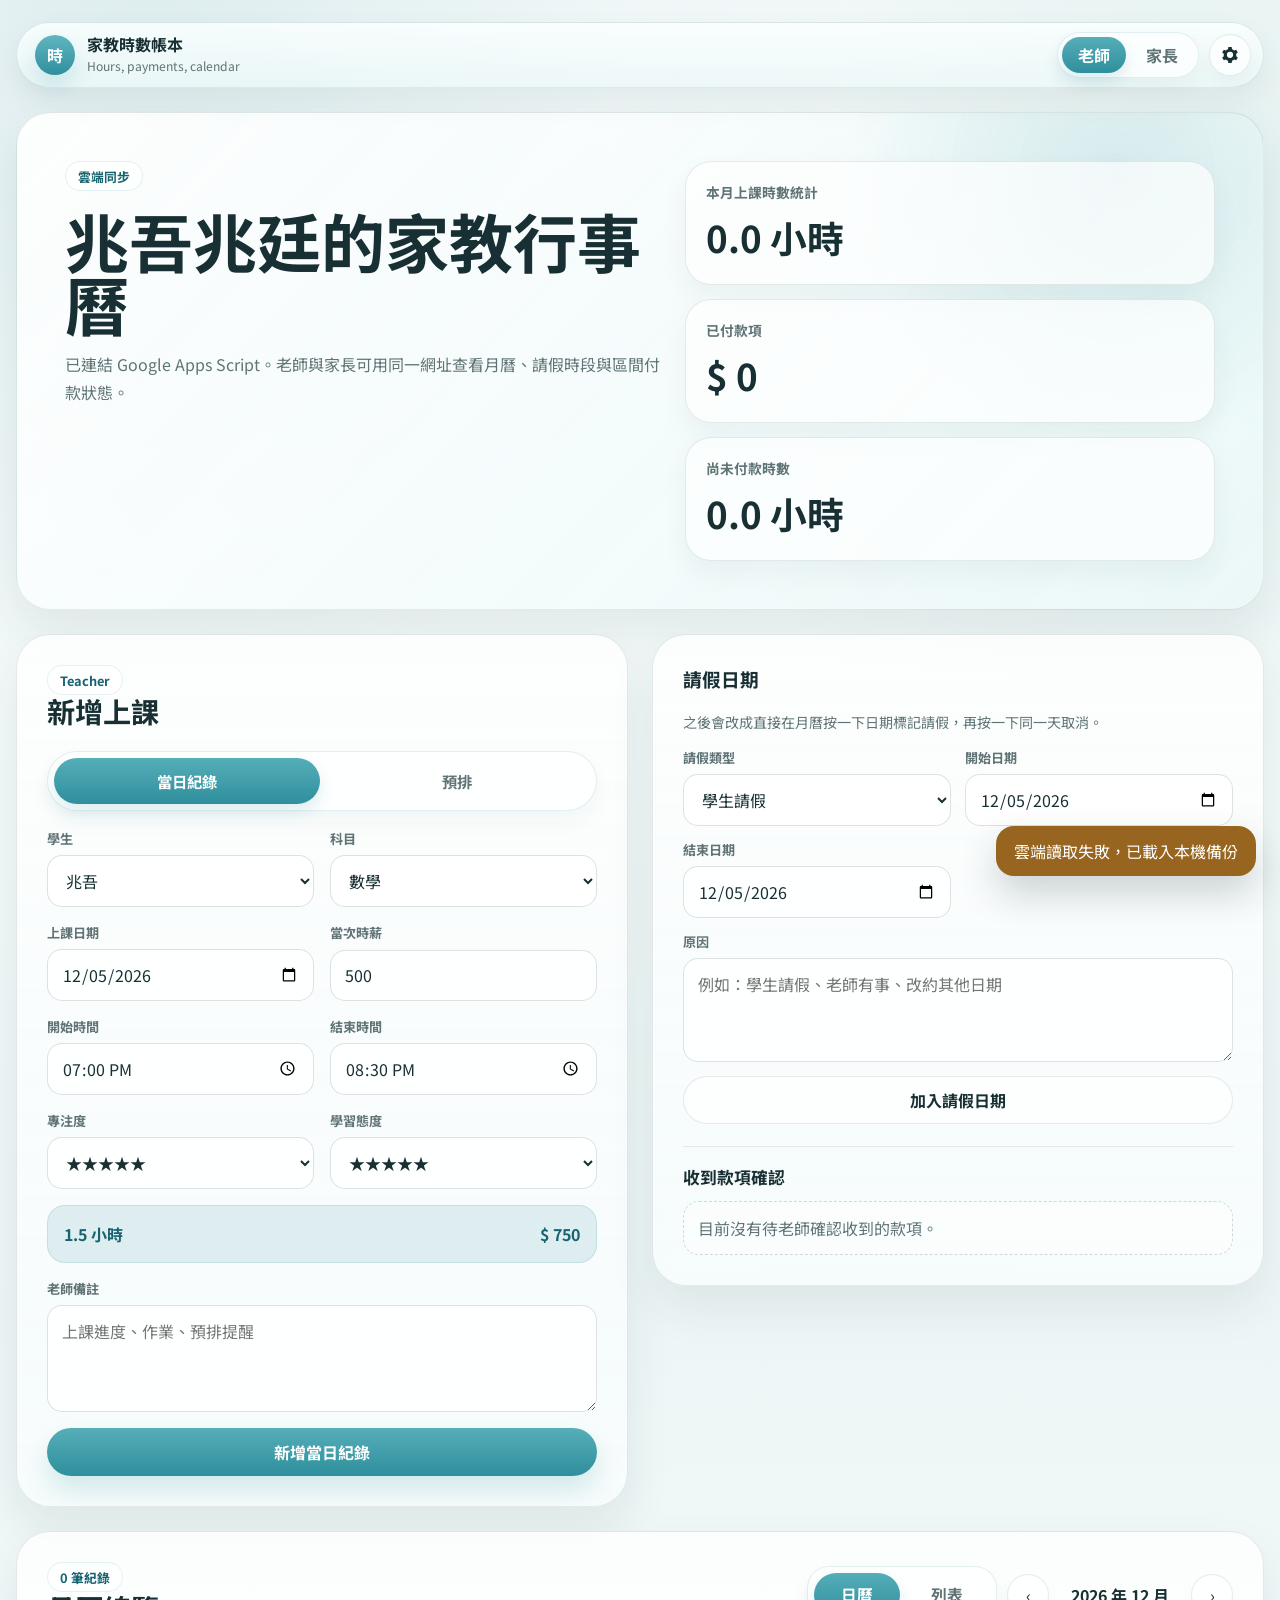
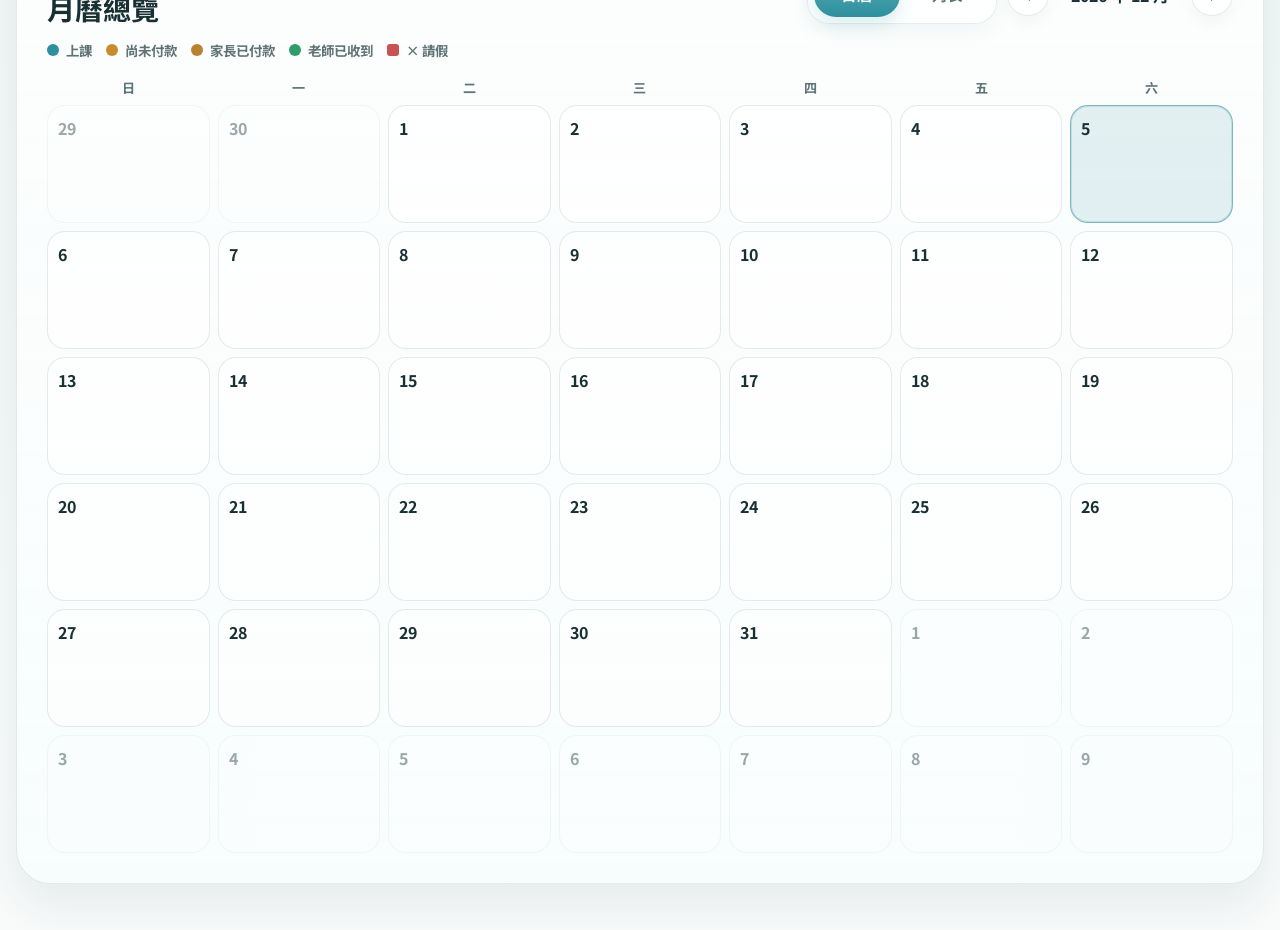
<file: html/index.html>
<!DOCTYPE html>
<html lang="zh-TW">
<head>
  <meta charset="UTF-8">
  <meta name="viewport" content="width=device-width, initial-scale=1.0">
  <title>家教時數帳本</title>
  <meta name="description" content="家教老師與家長共同使用的時數、付款與月曆對帳工具。">
  <link rel="preconnect" href="https://fonts.googleapis.com">
  <link rel="preconnect" href="https://fonts.gstatic.com" crossorigin>
  <link href="https://fonts.googleapis.com/css2?family=Noto+Sans+TC:wght@400;500;600;700&display=swap" rel="stylesheet">
  <link rel="stylesheet" href="style.css">
</head>
<body>
  <div class="page-shell">
    <header class="topbar">
      <a class="brand" href="#" aria-label="家教時數帳本首頁">
        <span class="brand-mark">時</span>
        <span>
          <strong>家教時數帳本</strong>
          <small>Hours, payments, calendar</small>
        </span>
      </a>

      <div class="topbar-actions">
        <div class="segmented" id="role-switch" role="tablist" aria-label="切換使用者視圖">
          <button type="button" class="is-active" data-role="teacher" role="tab" aria-selected="true">老師</button>
          <button type="button" data-role="parent" role="tab" aria-selected="false">家長</button>
        </div>
        <button type="button" id="settings-toggle" class="icon-button" title="系統設定" aria-label="系統設定">
          <svg viewBox="0 0 24 24" aria-hidden="true"><path d="M19.4 13.5c.1-.5.1-1 .1-1.5s0-1-.1-1.5l2-1.5-2-3.4-2.4 1a8 8 0 0 0-2.6-1.5L14 2.5h-4l-.4 2.6A8 8 0 0 0 7 6.6l-2.4-1-2 3.4 2 1.5c-.1.5-.1 1-.1 1.5s0 1 .1 1.5l-2 1.5 2 3.4 2.4-1a8 8 0 0 0 2.6 1.5l.4 2.6h4l.4-2.6A8 8 0 0 0 17 17.4l2.4 1 2-3.4-2-1.5ZM12 15.5A3.5 3.5 0 1 1 12 8a3.5 3.5 0 0 1 0 7.5Z"/></svg>
        </button>
      </div>
    </header>

    <section class="hero-panel">
      <div>
        <span id="mode-badge" class="eyebrow">本機模式</span>
        <h1>兆吾兆廷的家教行事曆</h1>
        <p id="mode-copy">目前資料儲存在這台瀏覽器。設定 Google Apps Script URL 後即可讓老師與家長用同一網址同步操作。</p>
      </div>
      <div class="hero-metrics">
        <article>
          <span>本月上課時數統計</span>
          <strong id="stat-total-hours">0.0 小時</strong>
        </article>
        <article>
          <span>已付款項</span>
          <strong id="stat-paid-amount">$ 0</strong>
        </article>
        <article>
          <span>尚未付款時數</span>
          <strong id="stat-unpaid-hours">0.0 小時</strong>
        </article>
      </div>
    </section>

    <section id="settings-panel" class="section-panel settings-panel is-hidden">
      <div class="section-head">
        <div>
          <span class="eyebrow">System Settings</span>
          <h2>系統設定</h2>
        </div>
        <button type="button" id="close-settings" class="text-button">關閉</button>
      </div>
      <div class="settings-tabs segmented compact" role="tablist" aria-label="系統設定分類">
        <button type="button" class="is-active" data-settings-tab="students">學生與課程</button>
        <button type="button" data-settings-tab="display">顯示指標</button>
      </div>

      <div class="settings-dashboard">
        <section class="settings-card">
          <div class="settings-card-head">
            <span class="eyebrow">Teacher Setup</span>
            <h3>學生資料庫</h3>
          </div>
          <div class="settings-list" id="student-settings-list">
            <article class="student-setting-row">
              <label class="field">
                <span>學生姓名</span>
                <input id="setting-student-1" type="text" value="兆吾" autocomplete="off">
              </label>
              <label class="field">
                <span>常用科目</span>
                <input id="setting-subjects-1" type="text" value="數學、英文、理化" autocomplete="off">
              </label>
            </article>
            <article class="student-setting-row">
              <label class="field">
                <span>學生姓名</span>
                <input id="setting-student-2" type="text" value="兆廷" autocomplete="off">
              </label>
              <label class="field">
                <span>常用科目</span>
                <input id="setting-subjects-2" type="text" value="數學、英文、自然" autocomplete="off">
              </label>
            </article>
          </div>
          <button type="button" id="btn-add-student-setting" class="button button-secondary">新增學生</button>
        </section>

        <section class="settings-card">
          <div class="settings-card-head">
            <span class="eyebrow">Metric Layout</span>
            <h3>首頁重點指標</h3>
          </div>
          <div class="setting-note">老師與家長各自最多選 3 個，後續會連動最上方標題區。</div>
          <div class="metric-config-grid">
            <fieldset class="option-group">
              <legend>老師視角</legend>
              <label><input type="checkbox" name="teacher-hero-metric" value="monthHours" checked> 本月學生已上課時數</label>
              <label><input type="checkbox" name="teacher-hero-metric" value="earnedAmount" checked> 本月累計學費</label>
              <label><input type="checkbox" name="teacher-hero-metric" value="remainingPlanned" checked> 本月預計未上時數</label>
              <label><input type="checkbox" name="teacher-hero-metric" value="unpaidAmount"> 尚未確認付款金額</label>
              <label><input type="checkbox" name="teacher-hero-metric" value="nextLesson"> 下一堂課時間</label>
            </fieldset>
            <fieldset class="option-group">
              <legend>家長視角</legend>
              <label><input type="checkbox" name="parent-hero-metric" value="monthHours" checked> 本月孩子已上課時數</label>
              <label><input type="checkbox" name="parent-hero-metric" value="tuitionAmount" checked> 本月目前學費</label>
              <label><input type="checkbox" name="parent-hero-metric" value="remainingPlanned" checked> 本月預計未上時數</label>
              <label><input type="checkbox" name="parent-hero-metric" value="paidStatus"> 付款確認狀態</label>
              <label><input type="checkbox" name="parent-hero-metric" value="leaveCount"> 本月請假次數</label>
            </fieldset>
          </div>
        </section>

        <section class="settings-card">
          <div class="settings-card-head">
            <span class="eyebrow">Calendar Insights</span>
            <h3>月曆資訊圖層</h3>
          </div>
          <div class="setting-note">專業名稱：月曆資訊圖層。用來控制月曆格子裡要顯示哪些資料。</div>
          <div class="metric-config-grid">
            <fieldset class="option-group">
              <legend>老師月曆</legend>
              <label><input type="checkbox" name="teacher-calendar-layer" value="subject" checked> 科目</label>
              <label><input type="checkbox" name="teacher-calendar-layer" value="student" checked> 學生姓名</label>
              <label><input type="checkbox" name="teacher-calendar-layer" value="hours" checked> 時數</label>
              <label><input type="checkbox" name="teacher-calendar-layer" value="amount"> 金額</label>
              <label><input type="checkbox" name="teacher-calendar-layer" value="payment"> 付款狀態</label>
            </fieldset>
            <fieldset class="option-group">
              <legend>家長月曆</legend>
              <label><input type="checkbox" name="parent-calendar-layer" value="subject" checked> 科目</label>
              <label><input type="checkbox" name="parent-calendar-layer" value="hours" checked> 時數</label>
              <label><input type="checkbox" name="parent-calendar-layer" value="amount" checked> 學費</label>
              <label><input type="checkbox" name="parent-calendar-layer" value="teacherNote"> 老師備註</label>
              <label><input type="checkbox" name="parent-calendar-layer" value="payment"> 付款狀態</label>
            </fieldset>
          </div>
        </section>

      </div>
      <div class="is-hidden" aria-hidden="true">
        <input id="setting-gas-url" type="url" autocomplete="off">
        <input id="setting-default-rate" type="number" min="0" step="1" value="500">
        <button type="button" id="btn-save-settings">儲存系統設定</button>
        <button type="button" id="btn-test-connection">測試雲端連線</button>
      </div>
    </section>

    <main class="workspace">
      <section id="teacher-panel" class="entry-layout">
        <section class="section-panel entry-panel">
          <div class="section-head">
            <div>
              <span class="eyebrow">Teacher</span>
              <h2>新增上課</h2>
            </div>
          </div>
          <div class="segmented mode-tabs" id="record-mode-switch" role="tablist" aria-label="切換新增模式">
            <button type="button" class="is-active" data-record-mode="actual" role="tab" aria-selected="true">當日紀錄</button>
            <button type="button" data-record-mode="planned" role="tab" aria-selected="false">預排</button>
          </div>
          <form id="record-form" class="record-form">
            <label class="field">
              <span>學生</span>
              <select id="record-student" required>
                <option value="兆吾">兆吾</option>
                <option value="兆廷">兆廷</option>
                <option value="兆吾、兆廷">兆吾、兆廷</option>
              </select>
            </label>
            <label class="field">
              <span>科目</span>
              <select id="record-subject" required>
                <option value="數學">數學</option>
                <option value="英文">英文</option>
                <option value="理化">理化</option>
                <option value="國文">國文</option>
                <option value="社會">社會</option>
                <option value="自然">自然</option>
                <option value="複習">複習</option>
              </select>
            </label>
            <label class="field">
              <span id="record-date-label">上課日期</span>
              <input id="record-date" type="date" required>
            </label>
            <label class="field">
              <span>當次時薪</span>
              <input id="record-rate" type="number" min="0" step="1" required>
            </label>
            <label class="field">
              <span>開始時間</span>
              <input id="record-start-time" type="time" required>
            </label>
            <label class="field">
              <span>結束時間</span>
              <input id="record-end-time" type="time" required>
            </label>
            <label class="field">
              <span>專注度</span>
              <select id="record-focus">
                <option value="5">★★★★★</option>
                <option value="4">★★★★</option>
                <option value="3">★★★</option>
                <option value="2">★★</option>
                <option value="1">★</option>
              </select>
            </label>
            <label class="field">
              <span>學習態度</span>
              <select id="record-attitude">
                <option value="5">★★★★★</option>
                <option value="4">★★★★</option>
                <option value="3">★★★</option>
                <option value="2">★★</option>
                <option value="1">★</option>
              </select>
            </label>
            <div class="calc-strip">
              <span id="calc-hours">0 小時</span>
              <strong id="calc-amount">$ 0</strong>
            </div>
            <label class="field wide">
              <span>老師備註</span>
              <textarea id="record-remarks" rows="3" placeholder="上課進度、作業、預排提醒"></textarea>
            </label>
            <div class="schedule-panel wide is-hidden" id="schedule-panel">
              <div class="schedule-head">
                <strong>預排設定</strong>
                <span>像行事曆一樣設定固定上課規則。</span>
              </div>
              <div class="schedule-controls">
                <label class="mini-field">
                  <span>重複頻率</span>
                  <select id="record-repeat">
                    <option value="none">不重複</option>
                    <option value="weekly">每週</option>
                    <option value="biweekly">每兩週</option>
                    <option value="monthly">每月</option>
                  </select>
                </label>
                <label class="mini-field">
                  <span>重複到</span>
                  <input id="record-repeat-until" type="date">
                </label>
              </div>
              <fieldset class="repeat-weekdays">
                <legend>每週上課日</legend>
                <label><input type="checkbox" name="record-repeat-weekday" value="1"> 一</label>
                <label><input type="checkbox" name="record-repeat-weekday" value="2"> 二</label>
                <label><input type="checkbox" name="record-repeat-weekday" value="3"> 三</label>
                <label><input type="checkbox" name="record-repeat-weekday" value="4"> 四</label>
                <label><input type="checkbox" name="record-repeat-weekday" value="5"> 五</label>
                <label><input type="checkbox" name="record-repeat-weekday" value="6"> 六</label>
                <label><input type="checkbox" name="record-repeat-weekday" value="0"> 日</label>
              </fieldset>
              <div class="schedule-time-block">
                <div>
                  <strong>預設上課時間</strong>
                  <span>套用到上方選取的每一個上課日。</span>
                </div>
                <div class="schedule-time-controls">
                  <label class="mini-field">
                    <span>開始時間</span>
                    <input id="record-planned-start-time" type="time" value="15:00">
                  </label>
                  <label class="mini-field">
                    <span>結束時間</span>
                    <input id="record-planned-end-time" type="time" value="17:00">
                  </label>
                </div>
              </div>
              <p class="schedule-example">範例：每週一、三 15:00-17:00，重複到 2026-08-31。</p>
            </div>
            <button type="submit" id="btn-submit-record" class="button button-primary wide">新增當日紀錄</button>
          </form>
        </section>
        <section class="section-panel entry-panel">
          <h3>請假日期</h3>
          <p class="panel-hint">之後會改成直接在月曆按一下日期標記請假，再按一下同一天取消。</p>
          <form id="teacher-leave-form" class="leave-form">
            <input id="teacher-leave-start" type="hidden" value="00:00">
            <input id="teacher-leave-end" type="hidden" value="23:59">
            <label class="field">
              <span>請假類型</span>
              <select id="teacher-leave-source">
                <option value="student">學生請假</option>
                <option value="teacher">老師請假</option>
              </select>
            </label>
            <label class="field">
              <span>開始日期</span>
              <input id="teacher-leave-date" type="date" required>
            </label>
            <label class="field">
              <span>結束日期</span>
              <input id="teacher-leave-end-date" type="date" required>
            </label>
            <label class="field wide">
              <span>原因</span>
              <textarea id="teacher-leave-note" rows="2" placeholder="例如：學生請假、老師有事、改約其他日期"></textarea>
            </label>
            <button type="submit" class="button button-secondary wide">加入請假日期</button>
          </form>
          <div class="receive-summary">
            <h3>收到款項確認</h3>
            <div id="teacher-receive-list" class="parent-unpaid-list"></div>
          </div>
        </section>
      </section>

      <section id="parent-panel" class="entry-layout is-hidden">
        <section class="section-panel entry-panel">
          <div class="section-head">
            <div>
              <span class="eyebrow">Parent</span>
              <h2>款項確認</h2>
            </div>
          </div>
          <form id="parent-payment-form" class="payment-range-form">
            <label class="field">
              <span>開始日期</span>
              <input id="parent-payment-start" type="date" required>
            </label>
            <label class="field">
              <span>結束日期</span>
              <input id="parent-payment-end" type="date" required>
            </label>
            <label class="field">
              <span>付款日期</span>
              <input id="parent-payment-date" type="date" required>
            </label>
            <label class="field wide">
              <span>家長備註</span>
              <textarea id="parent-payment-note" rows="3" placeholder="例如：已轉帳、末五碼、付款說明"></textarea>
            </label>
            <div class="calc-strip">
              <span id="parent-payment-summary">0 小時</span>
              <strong id="parent-payment-amount">$ 0</strong>
            </div>
            <button type="submit" class="button button-primary wide">確認區間金額付款</button>
          </form>
          <div class="unpaid-summary">
            <h3>尚未確認付款</h3>
            <div id="parent-unpaid-list" class="parent-unpaid-list"></div>
          </div>
        </section>
        <section class="section-panel entry-panel">
          <h3>請假日期</h3>
          <p class="panel-hint">之後會改成直接在月曆按一下日期標記請假，再按一下同一天取消。</p>
          <form id="parent-leave-form" class="leave-form">
            <input id="parent-leave-start" type="hidden" value="00:00">
            <input id="parent-leave-end" type="hidden" value="23:59">
            <label class="field">
              <span>開始日期</span>
              <input id="parent-leave-date" type="date" required>
            </label>
            <label class="field">
              <span>結束日期</span>
              <input id="parent-leave-end-date" type="date" required>
            </label>
            <label class="field wide">
              <span>原因</span>
              <textarea id="parent-leave-note" rows="2" placeholder="例如：請假、補課另約、當天不能上課"></textarea>
            </label>
            <button type="submit" class="button button-secondary wide">加入請假日期</button>
          </form>
          <div class="parent-schedule-card">
            <div class="schedule-head">
              <strong>預排上課時間</strong>
              <span>家長可先提出固定上課時段，後續會顯示在月曆。</span>
            </div>
            <form id="parent-schedule-form" class="parent-schedule-form">
              <div class="schedule-controls">
                <label class="mini-field">
                  <span>開始日期</span>
                  <input id="parent-schedule-start-date" type="date" required>
                </label>
                <label class="mini-field">
                  <span>重複到</span>
                  <input id="parent-schedule-until" type="date" required>
                </label>
              </div>
              <fieldset class="repeat-weekdays">
                <legend>每週上課日</legend>
                <label><input type="checkbox" name="parent-schedule-weekday" value="1"> 一</label>
                <label><input type="checkbox" name="parent-schedule-weekday" value="2"> 二</label>
                <label><input type="checkbox" name="parent-schedule-weekday" value="3"> 三</label>
                <label><input type="checkbox" name="parent-schedule-weekday" value="4"> 四</label>
                <label><input type="checkbox" name="parent-schedule-weekday" value="5"> 五</label>
                <label><input type="checkbox" name="parent-schedule-weekday" value="6"> 六</label>
                <label><input type="checkbox" name="parent-schedule-weekday" value="0"> 日</label>
              </fieldset>
              <div class="schedule-time-block">
                <div>
                  <strong>預設上課時間</strong>
                  <span>套用到上方選取的每一個上課日。</span>
                </div>
                <div class="schedule-time-controls">
                  <label class="mini-field">
                    <span>開始時間</span>
                    <input id="parent-schedule-start-time" type="time" value="15:00" required>
                  </label>
                  <label class="mini-field">
                    <span>結束時間</span>
                    <input id="parent-schedule-end-time" type="time" value="17:00" required>
                  </label>
                </div>
              </div>
              <button type="submit" class="button button-primary wide">加入預排上課</button>
            </form>
          </div>
        </section>
      </section>

      <section class="section-panel data-panel">
        <div class="section-head">
          <div>
            <span id="record-count" class="eyebrow">0 筆紀錄</span>
            <h2 id="data-title">月曆總覽</h2>
          </div>
          <div class="data-actions">
            <div class="segmented compact" id="view-switch" role="tablist" aria-label="切換資料視圖">
              <button type="button" class="is-active" data-view="calendar">日曆</button>
              <button type="button" data-view="list">列表</button>
            </div>
            <div class="month-nav">
              <button type="button" id="prev-month" class="icon-button" aria-label="上一月">‹</button>
              <strong id="calendar-title">本月</strong>
              <button type="button" id="next-month" class="icon-button" aria-label="下一月">›</button>
            </div>
          </div>
        </div>
        <div class="calendar-legend" aria-label="月曆顏色說明">
          <span><i class="legend-dot lesson"></i>上課</span>
          <span><i class="legend-dot unpaid"></i>尚未付款</span>
          <span><i class="legend-dot parent-paid"></i>家長已付款</span>
          <span><i class="legend-dot received"></i>老師已收到</span>
          <span><i class="legend-dot leave"></i>× 請假</span>
        </div>

        <div id="loading-spinner" class="loading is-hidden">正在載入資料...</div>
        <div id="empty-state" class="empty-state is-hidden">目前沒有符合條件的上課紀錄。</div>

        <div id="calendar-view" class="calendar-view">
          <div class="calendar-weekdays">
            <span>日</span><span>一</span><span>二</span><span>三</span><span>四</span><span>五</span><span>六</span>
          </div>
          <div id="calendar-grid" class="calendar-grid"></div>
          <div id="day-panel" class="day-panel is-hidden" aria-labelledby="day-panel-title">
            <div class="day-panel-head">
              <div>
                <span class="eyebrow">Daily Schedule</span>
                <h3 id="day-panel-title">日期行程面板</h3>
              </div>
              <button type="button" id="close-day-panel" class="text-button">收起</button>
            </div>
            <input id="day-panel-date" type="hidden">
            <div class="day-panel-date" id="day-panel-date-label">YYYY-MM-DD</div>
            <div id="day-panel-records" class="day-panel-records"></div>
            <div class="day-action-grid">
              <section class="day-action-card">
                <h3>請假</h3>
                <p>點選後會在這一天標記請假；如果已請假，可一鍵取消。</p>
                <div class="button-row">
                  <button type="button" id="btn-day-add-leave" class="button button-secondary">加入請假</button>
                  <button type="button" id="btn-day-remove-leave" class="button button-secondary">取消請假</button>
                </div>
              </section>
              <section class="day-action-card">
                <h3>預約上課</h3>
                <p>不選學生與科目，只快速放入當天上課時段。</p>
                <div class="schedule-time-controls">
                  <label class="mini-field">
                    <span>開始時間</span>
                    <input id="day-lesson-start-time" type="time" value="15:00">
                  </label>
                  <label class="mini-field">
                    <span>結束時間</span>
                    <input id="day-lesson-end-time" type="time" value="17:00">
                  </label>
                </div>
                <button type="button" id="btn-day-add-lesson" class="button button-primary wide">加入上課</button>
              </section>
            </div>
          </div>
        </div>
        <div id="list-view" class="list-view is-hidden">
          <div id="record-list" class="record-list"></div>
        </div>

      </section>
    </main>
  </div>

  <div id="payment-modal" class="modal is-hidden" role="dialog" aria-modal="true" aria-labelledby="payment-modal-title">
    <div class="modal-card">
      <div class="section-head">
        <div>
          <span class="eyebrow">Parent note</span>
          <h2 id="payment-modal-title">付款資訊</h2>
        </div>
        <button type="button" id="close-payment-modal" class="text-button">關閉</button>
      </div>
      <form id="payment-form" class="payment-form">
        <input id="payment-record-id" type="hidden">
        <label class="field">
          <span>付款日期</span>
          <input id="payment-date" type="date">
        </label>
        <label class="field">
          <span>家長付款備註</span>
          <textarea id="payment-note" rows="4" placeholder="例如：已轉帳末五碼、下次補課時間"></textarea>
        </label>
        <button type="submit" class="button button-primary">儲存付款資訊</button>
      </form>
    </div>
  </div>

  <div id="toast" class="toast" aria-live="polite"></div>
  <script src="app.js"></script>
</body>
</html>
</file>
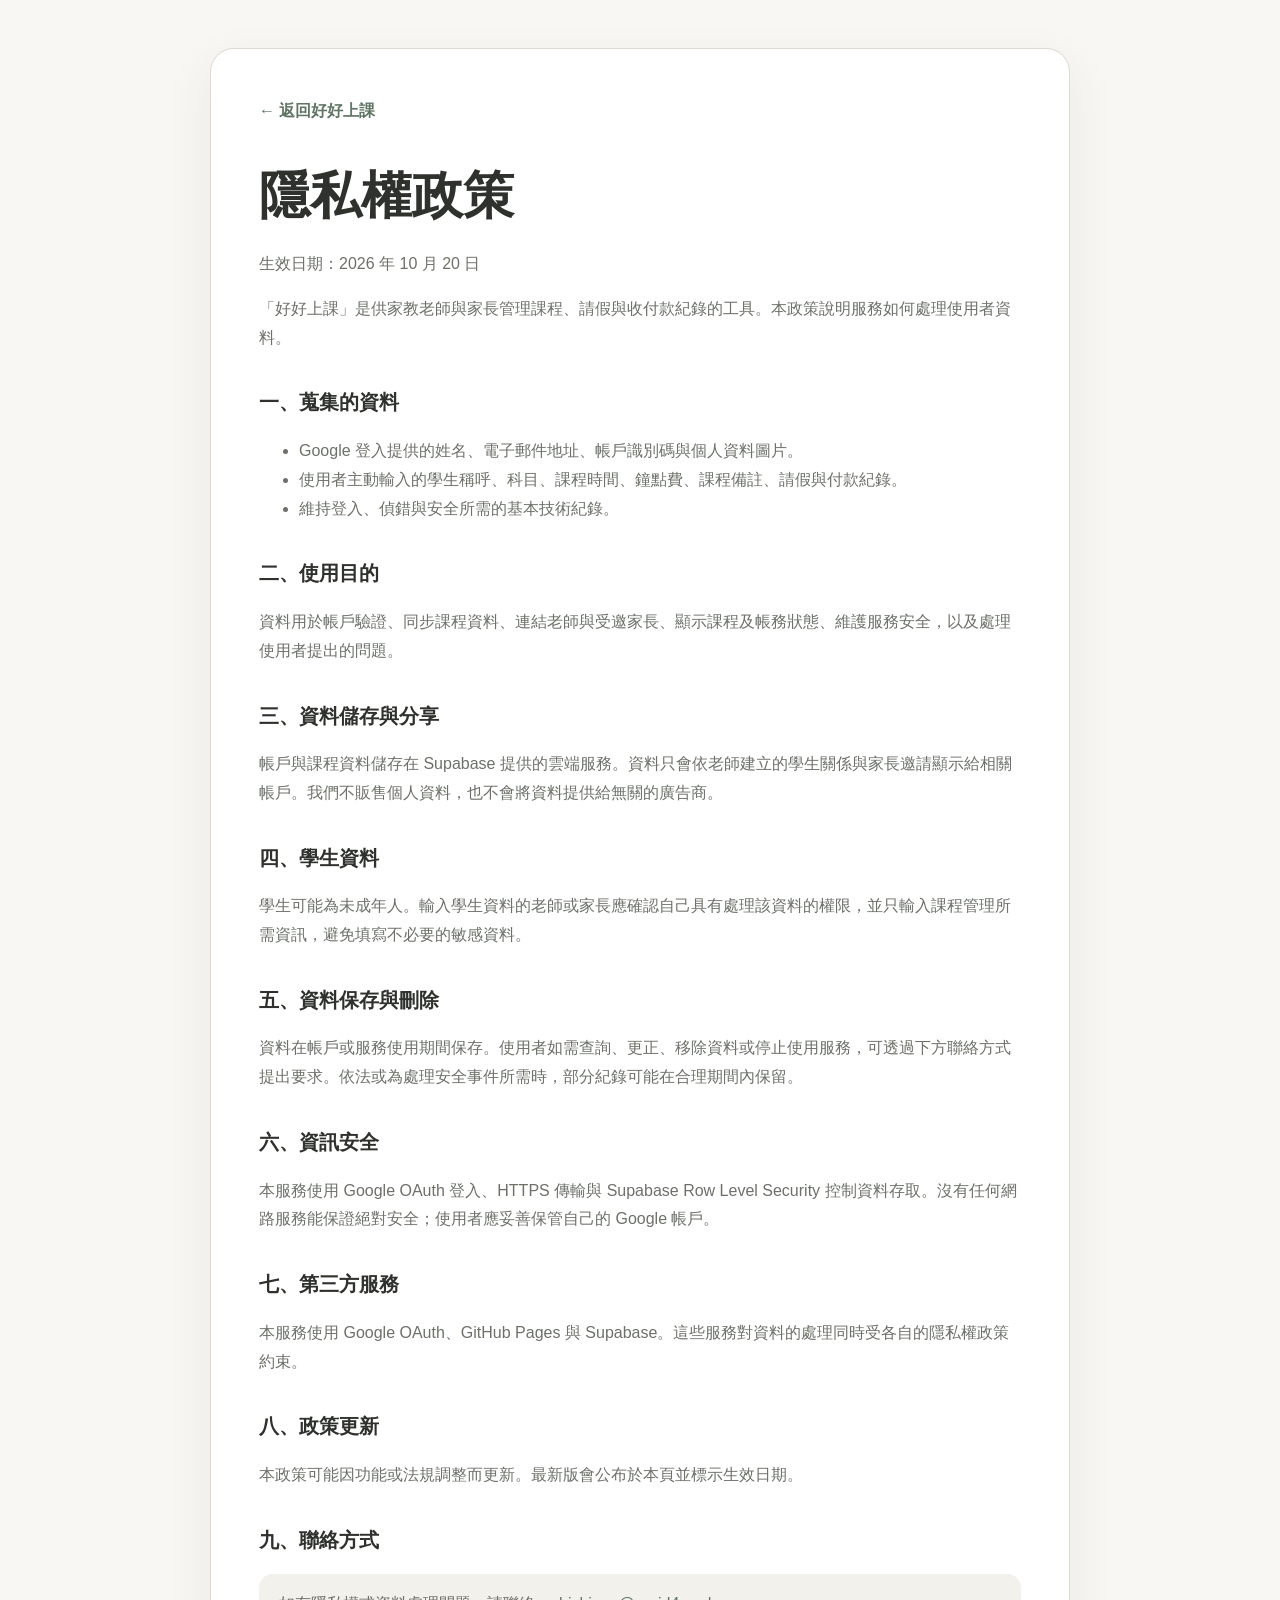
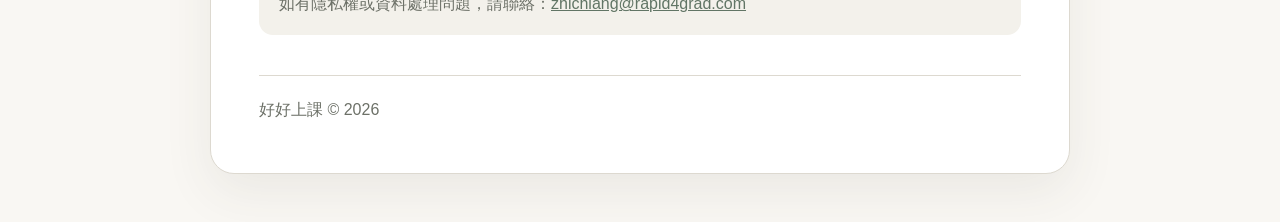
<file: v2/privacy.html>
<!doctype html>
<html lang="zh-Hant">
<head>
  <meta charset="utf-8">
  <meta name="viewport" content="width=device-width,initial-scale=1">
  <meta name="theme-color" content="#F9F7F3">
  <meta name="description" content="好好上課隱私權政策">
  <title>隱私權政策｜好好上課</title>
  <style>
    :root{color-scheme:light;--bg:#f9f7f3;--card:#fff;--ink:#2f312d;--muted:#6d7168;--line:#ddd9d0;--accent:#617565}
    *{box-sizing:border-box}body{margin:0;background:var(--bg);color:var(--ink);font-family:"Noto Sans TC",-apple-system,BlinkMacSystemFont,"Segoe UI",sans-serif;line-height:1.8}
    main{width:min(860px,calc(100% - 32px));margin:48px auto;padding:48px;background:var(--card);border:1px solid var(--line);border-radius:24px;box-shadow:0 18px 50px rgba(61,65,57,.08)}
    a{color:var(--accent)}.back{display:inline-block;margin-bottom:24px;text-decoration:none;font-weight:700}h1{margin:0 0 8px;font-size:clamp(2rem,5vw,3.2rem)}h2{margin-top:32px;font-size:1.25rem}p,li{color:var(--muted)}.date{margin-top:0}.contact{padding:16px 20px;background:#f3f1eb;border-radius:14px}
    footer{margin-top:40px;padding-top:20px;border-top:1px solid var(--line);color:var(--muted)}@media(max-width:640px){main{margin:16px auto;padding:28px 22px;border-radius:18px}}
  </style>
</head>
<body>
<main>
  <a class="back" href="./">← 返回好好上課</a>
  <h1>隱私權政策</h1>
  <p class="date">生效日期：2026 年 10 月 20 日</p>
  <p>「好好上課」是供家教老師與家長管理課程、請假與收付款紀錄的工具。本政策說明服務如何處理使用者資料。</p>

  <h2>一、蒐集的資料</h2>
  <ul>
    <li>Google 登入提供的姓名、電子郵件地址、帳戶識別碼與個人資料圖片。</li>
    <li>使用者主動輸入的學生稱呼、科目、課程時間、鐘點費、課程備註、請假與付款紀錄。</li>
    <li>維持登入、偵錯與安全所需的基本技術紀錄。</li>
  </ul>

  <h2>二、使用目的</h2>
  <p>資料用於帳戶驗證、同步課程資料、連結老師與受邀家長、顯示課程及帳務狀態、維護服務安全，以及處理使用者提出的問題。</p>

  <h2>三、資料儲存與分享</h2>
  <p>帳戶與課程資料儲存在 Supabase 提供的雲端服務。資料只會依老師建立的學生關係與家長邀請顯示給相關帳戶。我們不販售個人資料，也不會將資料提供給無關的廣告商。</p>

  <h2>四、學生資料</h2>
  <p>學生可能為未成年人。輸入學生資料的老師或家長應確認自己具有處理該資料的權限，並只輸入課程管理所需資訊，避免填寫不必要的敏感資料。</p>

  <h2>五、資料保存與刪除</h2>
  <p>資料在帳戶或服務使用期間保存。使用者如需查詢、更正、移除資料或停止使用服務，可透過下方聯絡方式提出要求。依法或為處理安全事件所需時，部分紀錄可能在合理期間內保留。</p>

  <h2>六、資訊安全</h2>
  <p>本服務使用 Google OAuth 登入、HTTPS 傳輸與 Supabase Row Level Security 控制資料存取。沒有任何網路服務能保證絕對安全；使用者應妥善保管自己的 Google 帳戶。</p>

  <h2>七、第三方服務</h2>
  <p>本服務使用 Google OAuth、GitHub Pages 與 Supabase。這些服務對資料的處理同時受各自的隱私權政策約束。</p>

  <h2>八、政策更新</h2>
  <p>本政策可能因功能或法規調整而更新。最新版會公布於本頁並標示生效日期。</p>

  <h2>九、聯絡方式</h2>
  <p class="contact">如有隱私權或資料處理問題，請聯絡：<a href="mailto:zhichiang@rapid4grad.com">zhichiang@rapid4grad.com</a></p>

  <footer>好好上課 © 2026</footer>
</main>
</body>
</html>
</file>
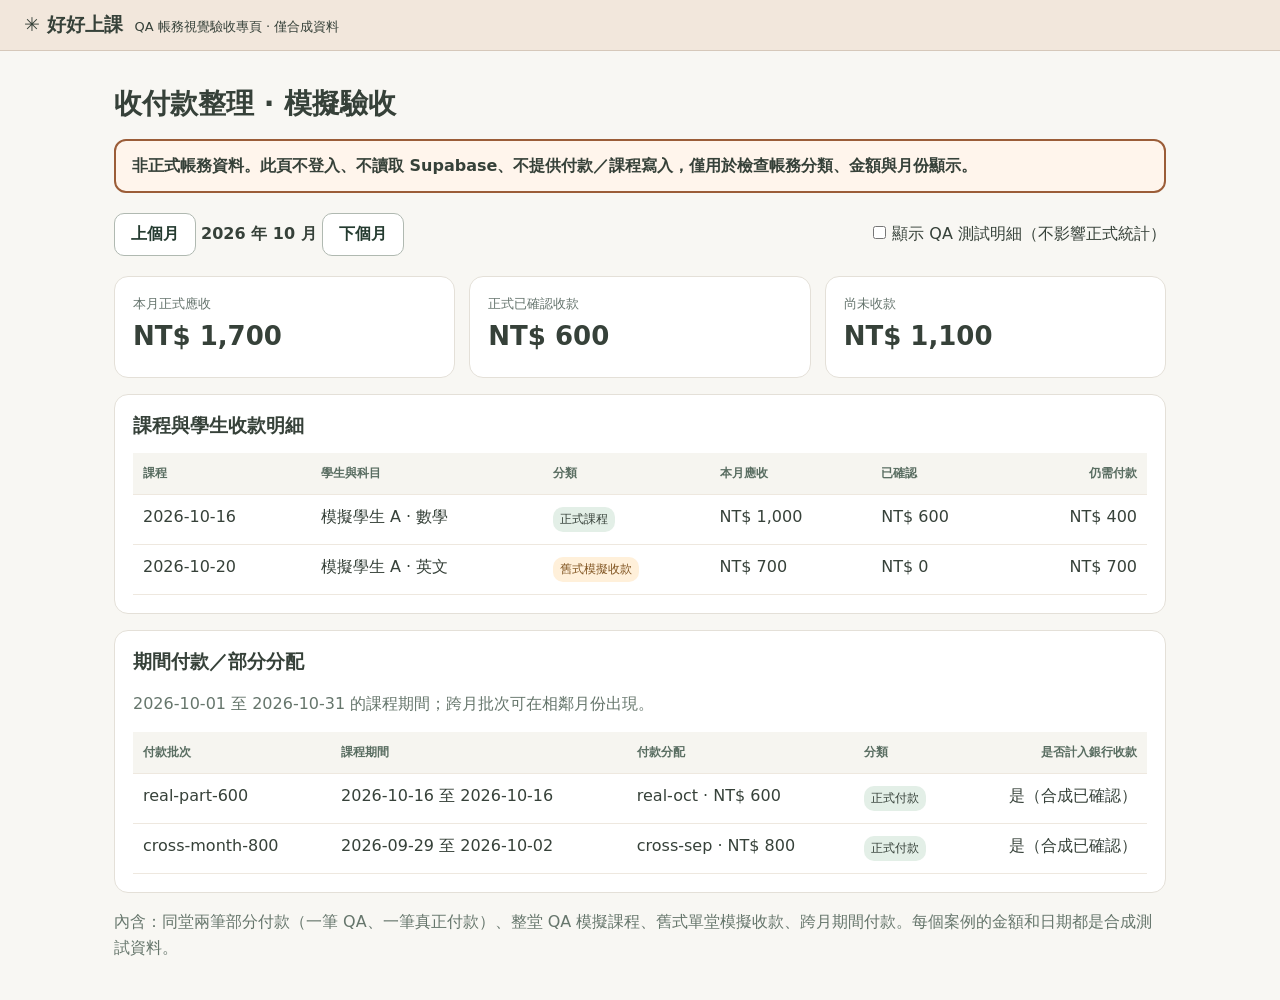
<file: v2/qa-ledger-synthetic.html>
<!doctype html>
<html lang="zh-Hant">
<head>
<meta charset="utf-8">
<meta name="viewport" content="width=device-width,initial-scale=1">
<meta name="robots" content="noindex,nofollow">
<meta http-equiv="Content-Security-Policy" content="default-src 'none'; script-src 'self'; style-src 'unsafe-inline'; connect-src 'none'; img-src 'none'; font-src 'none'; base-uri 'none'; form-action 'none'">
<title>好好上課 · QA 帳務合成資料驗收（非正式帳務）</title>
<style>
:root{font-family:system-ui,-apple-system,"Noto Sans TC",sans-serif;color:#364139;background:#f8f7f3}
*{box-sizing:border-box}body{margin:0}main{max-width:1100px;margin:auto;padding:24px}
header{background:#f2e7dc;border-bottom:1px solid #d6c8ba;padding:12px 24px}
header strong{font-size:19px}header span{margin-left:12px;font-size:13px}
h1{font-size:28px;margin:10px 0 8px}h2{font-size:19px;margin:0 0 14px}
p{line-height:1.6}.notice{border:2px solid #9b5d38;background:#fff5ec;border-radius:12px;padding:12px 16px;font-weight:600}
.controls{display:flex;gap:12px;flex-wrap:wrap;align-items:center;justify-content:space-between;margin:20px 0}
button{padding:10px 16px;border-radius:10px;border:1px solid #b0b9b1;background:#fff;color:#243b30;font:inherit;font-weight:600;cursor:pointer}
button:hover,button:focus-visible{outline:2px solid #638875}button:disabled{opacity:.45;cursor:not-allowed}
.grid{display:grid;grid-template-columns:repeat(3,1fr);gap:14px}
.card{background:#fff;border:1px solid #e4e0d8;border-radius:14px;padding:18px;margin-bottom:16px}
.card .k{font-size:13px;color:#65746d}.number{font-size:26px;font-weight:750;margin:8px 0}
table{border-collapse:collapse;width:100%}th,td{padding:12px 10px;border-bottom:1px solid #eee8df;text-align:left;vertical-align:top}
th{background:#f6f5f0;font-size:12px;color:#596d61}td:last-child,th:last-child{text-align:right}
small,.subtle{color:#66766c}.tag{font-size:12px;background:#e3efe7;border-radius:10px;padding:4px 7px;display:inline-block}
.tag.qa{background:#fff0da;color:#815522}
.scroll{overflow-x:auto}fieldset{border:0;padding:0}label{cursor:pointer}label input{margin-right:6px}
@media(max-width:650px){main{padding:12px}h1{font-size:22px}.grid{grid-template-columns:1fr}th,td{font-size:12px;padding:9px 6px}.number{font-size:22px}header span{display:block;margin:2px 0 0}.controls{justify-content:flex-start}}
</style>
</head>
<body>
<header><strong>✳ 好好上課</strong><span>QA 帳務視覺驗收專頁 · 僅合成資料</span></header>
<main>
<h1>收付款整理 · 模擬驗收</h1>
<p class="notice" role="status">非正式帳務資料。此頁不登入、不讀取 Supabase、不提供付款／課程寫入，僅用於檢查帳務分類、金額與月份顯示。</p>
<div class="controls">
<div><button id="previous" type="button">上個月</button> <strong id="month-label" aria-live="polite"></strong> <button id="next" type="button">下個月</button></div>
<label><input id="show-qa" type="checkbox">顯示 QA 測試明細（不影響正式統計）</label>
</div>
<div class="grid" id="summary" aria-live="polite"></div>
<section class="card"><h2>課程與學生收款明細</h2><div class="scroll"><table><thead><tr><th>課程</th><th>學生與科目</th><th>分類</th><th>本月應收</th><th>已確認</th><th>仍需付款</th></tr></thead><tbody id="lesson-rows"></tbody></table></div></section>
<section class="card"><h2>期間付款／部分分配</h2><p id="history-scope" class="subtle"></p>
<div class="scroll"><table><thead><tr><th>付款批次</th><th>課程期間</th><th>付款分配</th><th>分類</th><th>是否計入銀行收款</th></tr></thead><tbody id="batch-rows"></tbody></table></div></section>
<p class="subtle">內含：同堂兩筆部分付款（一筆 QA、一筆真正付款）、整堂 QA 模擬課程、舊式單堂模擬收款、跨月期間付款。每個案例的金額和日期都是合成測試資料。</p>
</main>
<script type="module" src="./qa-ledger-synthetic.js"></script>
</body>
</html>
</file>
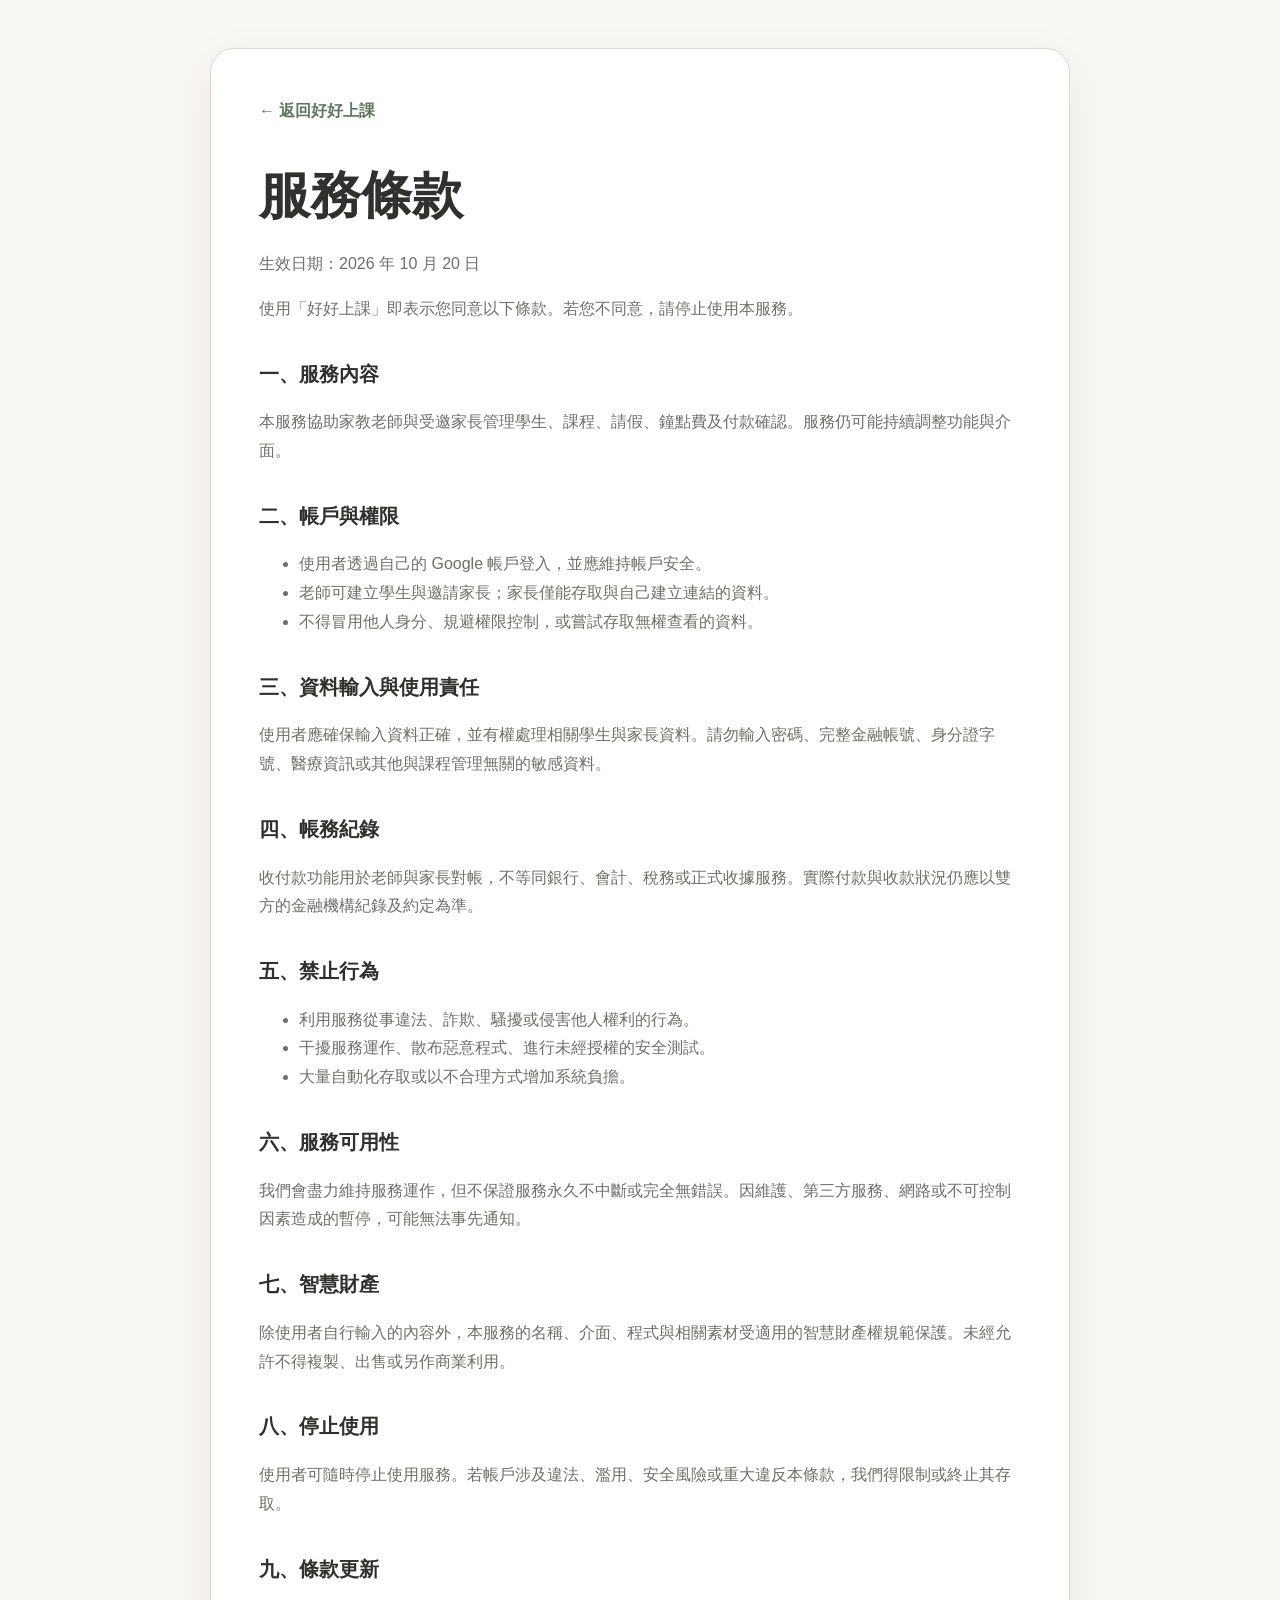
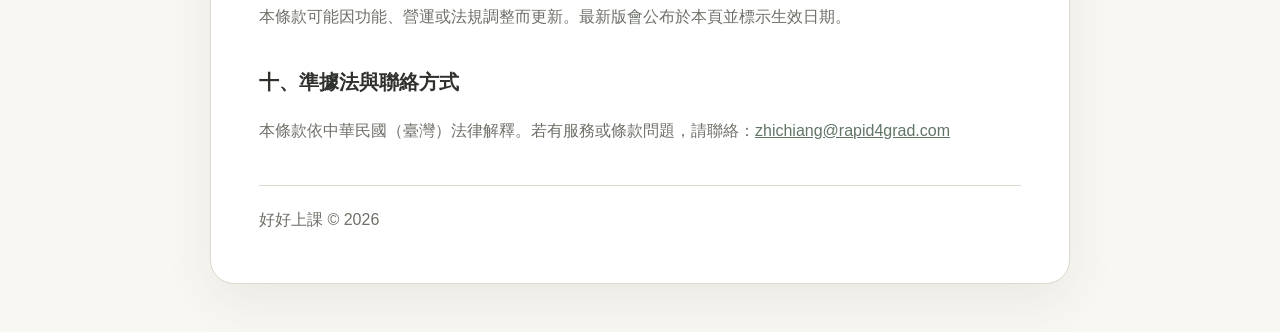
<file: v2/terms.html>
<!doctype html>
<html lang="zh-Hant">
<head>
  <meta charset="utf-8">
  <meta name="viewport" content="width=device-width,initial-scale=1">
  <meta name="theme-color" content="#F9F7F3">
  <meta name="description" content="好好上課服務條款">
  <title>服務條款｜好好上課</title>
  <style>
    :root{color-scheme:light;--bg:#f9f7f3;--card:#fff;--ink:#2f312d;--muted:#6d7168;--line:#ddd9d0;--accent:#617565}
    *{box-sizing:border-box}body{margin:0;background:var(--bg);color:var(--ink);font-family:"Noto Sans TC",-apple-system,BlinkMacSystemFont,"Segoe UI",sans-serif;line-height:1.8}
    main{width:min(860px,calc(100% - 32px));margin:48px auto;padding:48px;background:var(--card);border:1px solid var(--line);border-radius:24px;box-shadow:0 18px 50px rgba(61,65,57,.08)}
    a{color:var(--accent)}.back{display:inline-block;margin-bottom:24px;text-decoration:none;font-weight:700}h1{margin:0 0 8px;font-size:clamp(2rem,5vw,3.2rem)}h2{margin-top:32px;font-size:1.25rem}p,li{color:var(--muted)}.date{margin-top:0}.contact{padding:16px 20px;background:#f3f1eb;border-radius:14px}
    footer{margin-top:40px;padding-top:20px;border-top:1px solid var(--line);color:var(--muted)}@media(max-width:640px){main{margin:16px auto;padding:28px 22px;border-radius:18px}}
  </style>
</head>
<body>
<main>
  <a class="back" href="./">← 返回好好上課</a>
  <h1>服務條款</h1>
  <p class="date">生效日期：2026 年 10 月 20 日</p>
  <p>使用「好好上課」即表示您同意以下條款。若您不同意，請停止使用本服務。</p>

  <h2>一、服務內容</h2>
  <p>本服務協助家教老師與受邀家長管理學生、課程、請假、鐘點費及付款確認。服務仍可能持續調整功能與介面。</p>

  <h2>二、帳戶與權限</h2>
  <ul>
    <li>使用者透過自己的 Google 帳戶登入，並應維持帳戶安全。</li>
    <li>老師可建立學生與邀請家長；家長僅能存取與自己建立連結的資料。</li>
    <li>不得冒用他人身分、規避權限控制，或嘗試存取無權查看的資料。</li>
  </ul>

  <h2>三、資料輸入與使用責任</h2>
  <p>使用者應確保輸入資料正確，並有權處理相關學生與家長資料。請勿輸入密碼、完整金融帳號、身分證字號、醫療資訊或其他與課程管理無關的敏感資料。</p>

  <h2>四、帳務紀錄</h2>
  <p>收付款功能用於老師與家長對帳，不等同銀行、會計、稅務或正式收據服務。實際付款與收款狀況仍應以雙方的金融機構紀錄及約定為準。</p>

  <h2>五、禁止行為</h2>
  <ul>
    <li>利用服務從事違法、詐欺、騷擾或侵害他人權利的行為。</li>
    <li>干擾服務運作、散布惡意程式、進行未經授權的安全測試。</li>
    <li>大量自動化存取或以不合理方式增加系統負擔。</li>
  </ul>

  <h2>六、服務可用性</h2>
  <p>我們會盡力維持服務運作，但不保證服務永久不中斷或完全無錯誤。因維護、第三方服務、網路或不可控制因素造成的暫停，可能無法事先通知。</p>

  <h2>七、智慧財產</h2>
  <p>除使用者自行輸入的內容外，本服務的名稱、介面、程式與相關素材受適用的智慧財產權規範保護。未經允許不得複製、出售或另作商業利用。</p>

  <h2>八、停止使用</h2>
  <p>使用者可隨時停止使用服務。若帳戶涉及違法、濫用、安全風險或重大違反本條款，我們得限制或終止其存取。</p>

  <h2>九、條款更新</h2>
  <p>本條款可能因功能、營運或法規調整而更新。最新版會公布於本頁並標示生效日期。</p>

  <h2>十、準據法與聯絡方式</h2>
  <p>本條款依中華民國（臺灣）法律解釋。若有服務或條款問題，請聯絡：<a href="mailto:zhichiang@rapid4grad.com">zhichiang@rapid4grad.com</a></p>

  <footer>好好上課 © 2026</footer>
</main>
</body>
</html>
</file>
<file: html/style.css>
:root {
  --text: #183033;
  --muted: #607476;
  --soft: #8fa0a1;
  --line: rgba(24, 48, 51, 0.1);
  --surface: rgba(255, 255, 255, 0.82);
  --surface-strong: rgba(255, 255, 255, 0.94);
  --surface-soft: rgba(242, 249, 249, 0.74);
  --primary: #2f8f9d;
  --primary-deep: #176371;
  --primary-soft: rgba(47, 143, 157, 0.12);
  --success: #2f9d69;
  --success-soft: rgba(47, 157, 105, 0.12);
  --warning: #c98c2c;
  --warning-soft: rgba(201, 140, 44, 0.14);
  --danger: #c75353;
  --danger-soft: rgba(199, 83, 83, 0.12);
  --lesson: #2f8f9d;
  --parent-paid: #b9822f;
  --received: #2f9d69;
  --leave: #c75353;
  --shadow: 0 22px 46px rgba(22, 53, 57, 0.08);
  --radius-xl: 34px;
  --radius-lg: 26px;
  --radius-md: 18px;
  --max-width: 1280px;
}

* { box-sizing: border-box; }

body {
  margin: 0;
  min-height: 100vh;
  font-family: "Noto Sans TC", "SF Pro Display", "SF Pro Text", -apple-system, BlinkMacSystemFont, sans-serif;
  color: var(--text);
  background:
    radial-gradient(circle at 12% 0%, rgba(47, 143, 157, 0.13), transparent 25%),
    radial-gradient(circle at 92% 8%, rgba(115, 184, 179, 0.16), transparent 22%),
    linear-gradient(180deg, #f8fbfb 0%, #edf6f6 52%, #f9fbfb 100%);
  letter-spacing: 0;
}

button, input, select, textarea { font: inherit; }
button { cursor: pointer; }
svg { width: 20px; height: 20px; fill: currentColor; }

.page-shell {
  width: min(var(--max-width), calc(100% - 32px));
  margin: 0 auto;
  padding: 22px 0 46px;
}

.topbar {
  position: sticky;
  top: 12px;
  z-index: 20;
  display: flex;
  align-items: center;
  justify-content: space-between;
  gap: 18px;
  min-height: 62px;
  padding: 9px 12px 9px 18px;
  border: 1px solid var(--line);
  border-radius: 999px;
  background: linear-gradient(180deg, rgba(251, 254, 254, 0.86), rgba(237, 248, 248, 0.76));
  box-shadow: 0 12px 30px rgba(22, 53, 57, 0.06);
  backdrop-filter: blur(24px) saturate(145%);
}

.brand {
  display: inline-flex;
  align-items: center;
  gap: 12px;
  color: inherit;
  text-decoration: none;
  min-width: 0;
}

.brand-mark {
  width: 40px;
  height: 40px;
  display: inline-grid;
  place-items: center;
  border-radius: 50%;
  color: #fff;
  font-weight: 700;
  background: linear-gradient(180deg, #61b6c0, #2f8f9d);
  box-shadow: 0 12px 22px rgba(47, 143, 157, 0.18);
}

.brand strong, .brand small { display: block; }
.brand strong { font-size: 1rem; line-height: 1.2; }
.brand small { color: var(--muted); font-size: 0.76rem; margin-top: 2px; }

.topbar-actions, .button-row, .control-row, .month-nav {
  display: flex;
  align-items: center;
  gap: 10px;
  flex-wrap: wrap;
}

.segmented {
  position: relative;
  display: inline-flex;
  gap: 4px;
  padding: 4px;
  border: 1px solid rgba(47, 143, 157, 0.14);
  border-radius: 999px;
  background: rgba(255, 255, 255, 0.72);
  box-shadow: inset 0 0 0 1px rgba(255, 255, 255, 0.5), 0 10px 22px rgba(22, 53, 57, 0.04);
}

.segmented button {
  min-height: 36px;
  padding: 0 16px;
  border: 0;
  border-radius: 999px;
  background: transparent;
  color: var(--muted);
  font-weight: 700;
  transition: color 0.18s ease, background 0.18s ease, box-shadow 0.18s ease;
}

.segmented.compact button { padding: 0 13px; font-size: 0.88rem; }
.segmented.mode-tabs {
  width: 100%;
  margin-bottom: 18px;
  padding: 6px;
}
.segmented.mode-tabs button {
  flex: 1;
  min-height: 46px;
  font-size: 0.96rem;
}
.segmented button.is-active {
  color: #fff;
  background: linear-gradient(180deg, #55aeb8, #2f8f9d);
  box-shadow: 0 8px 16px rgba(47, 143, 157, 0.16);
}

.icon-button {
  width: 42px;
  height: 42px;
  display: inline-grid;
  place-items: center;
  border: 1px solid var(--line);
  border-radius: 50%;
  color: var(--text);
  background: rgba(255, 255, 255, 0.72);
  box-shadow: 0 8px 16px rgba(22, 53, 57, 0.04);
}

.hero-panel, .section-panel {
  margin-top: 24px;
  border: 1px solid var(--line);
  border-radius: var(--radius-xl);
  background: linear-gradient(180deg, var(--surface), rgba(247, 252, 252, 0.9));
  box-shadow: var(--shadow);
  overflow: hidden;
}

.hero-panel {
  display: grid;
  grid-template-columns: minmax(0, 1.06fr) minmax(320px, 0.94fr);
  gap: 22px;
  padding: 48px;
  background:
    radial-gradient(circle at 88% 12%, rgba(47, 143, 157, 0.14), transparent 23%),
    linear-gradient(135deg, rgba(255, 255, 255, 0.92), rgba(235, 248, 248, 0.88));
}

.eyebrow {
  display: inline-flex;
  align-items: center;
  min-height: 30px;
  padding: 0 12px;
  border: 1px solid rgba(47, 143, 157, 0.12);
  border-radius: 999px;
  color: var(--primary-deep);
  background: rgba(255, 255, 255, 0.7);
  font-size: 0.8rem;
  font-weight: 700;
}

h1, h2, h3, p { margin-top: 0; }
h1 {
  max-width: 760px;
  margin: 18px 0 16px;
  font-size: clamp(2.45rem, 5vw, 4.8rem);
  line-height: 0.98;
  font-weight: 700;
}

h2 { margin-bottom: 0; font-size: clamp(1.42rem, 2.2vw, 2.05rem); line-height: 1.12; }
p { color: var(--muted); line-height: 1.75; }

.hero-metrics {
  display: grid;
  grid-template-columns: 1fr;
  gap: 14px;
  align-self: end;
}

.hero-metrics article, .guide-box, .record-card, .day-detail-card {
  min-width: 0;
  padding: 20px;
  border: 1px solid var(--line);
  border-radius: var(--radius-lg);
  background: rgba(255, 255, 255, 0.68);
  box-shadow: 0 12px 28px rgba(22, 53, 57, 0.05);
}

.hero-metrics span {
  display: block;
  color: var(--muted);
  font-size: 0.86rem;
  font-weight: 700;
}

.hero-metrics strong {
  display: block;
  margin-top: 8px;
  font-size: clamp(1.65rem, 3vw, 2.3rem);
}

.section-panel { padding: 30px; }
.section-head {
  display: flex;
  align-items: flex-end;
  justify-content: space-between;
  gap: 20px;
  margin-bottom: 24px;
}

.settings-grid, .filters-grid, .record-form, .payment-form {
  display: grid;
  gap: 16px;
}

.settings-grid { grid-template-columns: minmax(0, 1.4fr) minmax(220px, 0.6fr); }
.filters-grid { grid-template-columns: repeat(4, minmax(0, 1fr)); margin-top: 18px; }
.record-form { grid-template-columns: repeat(2, minmax(0, 1fr)); }
.field.wide, .button.wide, .wide { grid-column: 1 / -1; }

.field {
  display: grid;
  gap: 7px;
  min-width: 0;
}

.field span {
  color: var(--muted);
  font-size: 0.82rem;
  font-weight: 700;
}

.field input, .field select, .field textarea {
  width: 100%;
  min-height: 48px;
  border: 1px solid rgba(24, 48, 51, 0.14);
  border-radius: 15px;
  background: rgba(255, 255, 255, 0.82);
  color: var(--text);
  padding: 12px 14px;
  outline: none;
  transition: border-color 0.18s ease, box-shadow 0.18s ease;
}

.field textarea { min-height: 104px; resize: vertical; line-height: 1.7; }
.field input:focus, .field select:focus, .field textarea:focus {
  border-color: rgba(47, 143, 157, 0.62);
  box-shadow: 0 0 0 4px rgba(47, 143, 157, 0.12);
}

.button {
  min-height: 48px;
  padding: 0 20px;
  border: 0;
  border-radius: 999px;
  font-weight: 700;
  transition: transform 0.18s ease, box-shadow 0.18s ease, opacity 0.18s ease;
}

.button:hover, .icon-button:hover { transform: translateY(-1px); }
.button:disabled { opacity: 0.54; cursor: not-allowed; transform: none; }
.button-primary {
  color: #fff;
  background: linear-gradient(180deg, #55aeb8, #2f8f9d);
  box-shadow: 0 14px 26px rgba(47, 143, 157, 0.18);
}

.button-secondary, .text-button {
  color: var(--text);
  background: rgba(255, 255, 255, 0.72);
  border: 1px solid var(--line);
}

.text-button {
  min-height: 38px;
  padding: 0 14px;
  border-radius: 999px;
  font-weight: 700;
}

.guide-box { margin-top: 18px; }
.guide-box p { margin: 8px 0 0; }

.settings-tabs { margin-bottom: 20px; }

.settings-dashboard {
  display: grid;
  grid-template-columns: repeat(2, minmax(0, 1fr));
  gap: 18px;
}

.settings-card {
  min-width: 0;
  padding: 20px;
  border: 1px solid var(--line);
  border-radius: var(--radius-lg);
  background: rgba(255, 255, 255, 0.64);
  box-shadow: 0 12px 28px rgba(22, 53, 57, 0.04);
}

.settings-card-head {
  display: grid;
  gap: 10px;
  margin-bottom: 16px;
}

.settings-card-head h3 {
  margin: 0;
  font-size: 1.16rem;
}

.settings-list,
.metric-config-grid {
  display: grid;
  gap: 14px;
}

.student-setting-row {
  display: grid;
  grid-template-columns: minmax(180px, 0.6fr) minmax(0, 1.4fr);
  gap: 14px;
  padding: 14px;
  border: 1px solid rgba(24, 48, 51, 0.08);
  border-radius: 18px;
  background: rgba(255, 255, 255, 0.5);
}

.setting-note,
.panel-hint,
.schedule-example {
  margin: 0 0 14px;
  color: var(--muted);
  font-size: 0.88rem;
  line-height: 1.65;
}

.option-group,
.repeat-weekdays {
  display: grid;
  gap: 10px;
  margin: 0;
  padding: 14px;
  border: 1px solid rgba(24, 48, 51, 0.1);
  border-radius: 18px;
  background: rgba(255, 255, 255, 0.52);
}

.option-group legend,
.repeat-weekdays legend {
  padding: 0 8px;
  color: var(--primary-deep);
  font-size: 0.82rem;
  font-weight: 800;
}

.option-group label,
.repeat-weekdays label {
  display: flex;
  align-items: center;
  gap: 9px;
  color: var(--text);
  font-size: 0.92rem;
  font-weight: 600;
}

.option-group input,
.repeat-weekdays input {
  accent-color: var(--primary);
}

.workspace {
  display: grid;
  grid-template-columns: 1fr;
  gap: 24px;
  align-items: start;
}

.workspace.parent-mode { grid-template-columns: 1fr; }

.entry-layout {
  display: grid;
  grid-template-columns: repeat(2, minmax(0, 1fr));
  gap: 24px;
  align-items: start;
}

.calc-strip {
  grid-column: 1 / -1;
  display: flex;
  align-items: center;
  justify-content: space-between;
  min-height: 58px;
  padding: 14px 16px;
  border: 1px solid rgba(47, 143, 157, 0.16);
  border-radius: 18px;
  background: var(--primary-soft);
  color: var(--primary-deep);
  font-weight: 700;
}

.data-panel { min-width: 0; margin-top: 0; }
.data-actions {
  display: flex;
  align-items: center;
  justify-content: flex-end;
  gap: 10px;
  flex-wrap: wrap;
}
.data-actions .segmented.compact {
  padding: 6px;
  border-radius: 22px;
}
.data-actions .segmented.compact button {
  min-width: 86px;
  min-height: 44px;
  font-size: 0.98rem;
}
.month-nav strong { min-width: 122px; text-align: center; }

.calendar-legend {
  display: flex;
  flex-wrap: wrap;
  gap: 10px 14px;
  margin: -8px 0 18px;
  color: var(--muted);
  font-size: 0.84rem;
  font-weight: 700;
}

.calendar-legend span {
  display: inline-flex;
  align-items: center;
  gap: 7px;
}

.legend-dot {
  width: 12px;
  height: 12px;
  border-radius: 50%;
  display: inline-block;
  background: var(--lesson);
}
.legend-dot.unpaid { background: var(--warning); }
.legend-dot.parent-paid { background: var(--parent-paid); }
.legend-dot.received { background: var(--received); }
.legend-dot.leave {
  border-radius: 3px;
  background: var(--leave);
}

.loading, .empty-state {
  padding: 32px;
  border: 1px dashed rgba(24, 48, 51, 0.18);
  border-radius: 22px;
  color: var(--muted);
  text-align: center;
  background: rgba(255, 255, 255, 0.52);
}

.calendar-view { display: block; }

.calendar-weekdays, .calendar-grid {
  display: grid;
  grid-template-columns: repeat(7, minmax(0, 1fr));
}

.calendar-weekdays {
  gap: 8px;
  margin-bottom: 8px;
  color: var(--muted);
  font-size: 0.82rem;
  font-weight: 700;
  text-align: center;
}

.calendar-grid { gap: 8px; }
.calendar-day {
  position: relative;
  display: block;
  min-height: 118px;
  padding: 10px;
  border: 1px solid rgba(24, 48, 51, 0.1);
  border-radius: 18px;
  background: rgba(255, 255, 255, 0.62);
  text-align: left;
  color: var(--text);
  cursor: pointer;
}

.calendar-day.is-outside { opacity: 0.42; }
.calendar-day.is-today { border-color: rgba(47, 143, 157, 0.45); box-shadow: inset 0 0 0 1px rgba(47, 143, 157, 0.18); }
.calendar-day.is-selected { background: rgba(47, 143, 157, 0.12); border-color: rgba(47, 143, 157, 0.58); }
.calendar-day.has-records { box-shadow: 0 10px 22px rgba(22, 53, 57, 0.05); }
.calendar-day.has-lesson {
  border-color: rgba(47, 143, 157, 0.36);
  background: rgba(47, 143, 157, 0.08);
}
.calendar-day.has-unpaid {
  border-color: rgba(47, 143, 157, 0.44);
  background: rgba(47, 143, 157, 0.1);
}
.calendar-day.has-parent-paid {
  border-color: rgba(185, 130, 47, 0.4);
  background: rgba(185, 130, 47, 0.1);
}
.calendar-day.has-received {
  border-color: rgba(47, 157, 105, 0.4);
  background: rgba(47, 157, 105, 0.1);
}
.calendar-day.has-leave {
  border-color: rgba(199, 83, 83, 0.44);
  background: rgba(199, 83, 83, 0.1);
}
.day-number { display: block; font-weight: 700; }
.day-summary {
  display: grid;
  gap: 4px;
  margin-top: 16px;
  font-size: 0.82rem;
  color: var(--muted);
}
.day-summary strong { color: var(--primary-deep); font-size: 0.96rem; }
.calendar-day.has-parent-paid .day-summary strong { color: var(--parent-paid); }
.calendar-day.has-received .day-summary strong { color: var(--received); }
.calendar-day.has-unpaid .day-summary strong { color: var(--primary-deep); }
.leave-mark {
  color: var(--leave);
  font-weight: 800;
}

.day-quick-actions {
  display: grid;
  gap: 6px;
  margin-top: 10px;
}

.quick-leave {
  min-height: 30px;
  padding: 0 9px;
  border: 1px solid rgba(199, 83, 83, 0.18);
  border-radius: 999px;
  color: var(--danger);
  background: rgba(255, 255, 255, 0.76);
  font-size: 0.75rem;
  font-weight: 800;
  box-shadow: 0 8px 18px rgba(199, 83, 83, 0.08);
}

.quick-leave.teacher {
  color: var(--primary-deep);
  border-color: rgba(47, 143, 157, 0.2);
  background: rgba(47, 143, 157, 0.1);
}

.day-detail-card { padding: 16px; }
.day-detail-card strong { display: block; }
.mini-meta, .record-meta {
  display: flex;
  flex-wrap: wrap;
  gap: 8px;
  margin-top: 8px;
  color: var(--muted);
  font-size: 0.86rem;
}

.list-view { margin-top: 8px; }
.record-list { display: grid; gap: 12px; }
.record-card {
  display: grid;
  grid-template-columns: minmax(0, 1fr) auto;
  gap: 14px;
}

.record-card h3 { margin: 0 0 6px; }
.record-card p { margin: 10px 0 0; }
.record-actions {
  display: flex;
  align-items: flex-start;
  justify-content: flex-end;
  gap: 8px;
  flex-wrap: wrap;
}

.pill {
  display: inline-flex;
  align-items: center;
  min-height: 30px;
  padding: 0 10px;
  border-radius: 999px;
  font-size: 0.8rem;
  font-weight: 700;
  border: 1px solid transparent;
}
.pill.paid,
.pill.received { color: var(--success); background: var(--success-soft); border-color: rgba(47, 157, 105, 0.18); }
.pill.parent-paid { color: var(--primary-deep); background: var(--primary-soft); border-color: rgba(47, 143, 157, 0.18); }
.pill.unpaid { color: var(--warning); background: var(--warning-soft); border-color: rgba(201, 140, 44, 0.18); }

.small-button {
  min-height: 32px;
  padding: 0 12px;
  border: 1px solid var(--line);
  border-radius: 999px;
  background: rgba(255, 255, 255, 0.72);
  color: var(--text);
  font-size: 0.82rem;
  font-weight: 700;
}
.small-button.danger { color: var(--danger); background: var(--danger-soft); }
.small-button.receive {
  justify-self: start;
  color: var(--received);
  background: var(--success-soft);
}

.modal {
  position: fixed;
  inset: 0;
  z-index: 40;
  display: grid;
  place-items: center;
  padding: 18px;
  background: rgba(15, 38, 42, 0.34);
  backdrop-filter: blur(14px);
}

.modal-card {
  width: min(560px, 100%);
  padding: 28px;
  border: 1px solid var(--line);
  border-radius: 28px;
  background: rgba(255, 255, 255, 0.94);
  box-shadow: 0 30px 80px rgba(15, 38, 42, 0.22);
}

.payment-range-form {
  display: grid;
  grid-template-columns: repeat(2, minmax(0, 1fr));
  gap: 16px;
}

.unpaid-summary {
  margin-top: 22px;
  padding-top: 18px;
  border-top: 1px solid var(--line);
}

.sub-entry,
.receive-summary {
  margin-top: 22px;
  padding-top: 18px;
  border-top: 1px solid var(--line);
}

.sub-entry h3,
.receive-summary h3 {
  margin: 0 0 12px;
  font-size: 1.05rem;
}

.leave-form {
  display: grid;
  grid-template-columns: repeat(2, minmax(0, 1fr));
  gap: 14px;
}

.schedule-panel {
  display: grid;
  grid-template-columns: 1fr;
  gap: 18px;
  padding: 22px;
  border: 1px solid rgba(47, 143, 157, 0.2);
  border-radius: 24px;
  background:
    linear-gradient(180deg, rgba(255, 255, 255, 0.92), rgba(233, 249, 250, 0.78));
  box-shadow: inset 0 1px 0 rgba(255, 255, 255, 0.9), 0 16px 30px rgba(22, 53, 57, 0.06);
}

.schedule-panel strong,
.schedule-panel span {
  display: block;
}

.schedule-head {
  display: grid;
  gap: 5px;
  padding-bottom: 14px;
  border-bottom: 1px solid rgba(47, 143, 157, 0.14);
}

.schedule-head strong {
  font-size: 1.08rem;
}

.schedule-controls {
  display: grid;
  grid-template-columns: minmax(0, 1fr) minmax(0, 1fr);
  gap: 14px;
}

.schedule-time-block {
  display: grid;
  grid-template-columns: minmax(180px, 0.7fr) minmax(0, 1.3fr);
  gap: 16px;
  align-items: center;
  padding: 16px;
  border: 1px solid rgba(47, 143, 157, 0.14);
  border-radius: 20px;
  background: rgba(255, 255, 255, 0.72);
}

.schedule-time-block strong,
.schedule-time-block span {
  display: block;
}

.schedule-time-block strong {
  font-size: 0.98rem;
}

.schedule-time-block span {
  margin-top: 4px;
  color: var(--muted);
  font-size: 0.82rem;
  line-height: 1.55;
}

.schedule-time-controls {
  display: grid;
  grid-template-columns: repeat(2, minmax(0, 1fr));
  gap: 12px;
}

.schedule-panel span,
.mini-field span {
  color: var(--muted);
  font-size: 0.82rem;
  font-weight: 700;
}

.mini-field {
  display: grid;
  gap: 7px;
}

.mini-field input,
.mini-field select {
  width: 100%;
  min-height: 48px;
  border: 1px solid rgba(24, 48, 51, 0.12);
  border-radius: 16px;
  background: rgba(255, 255, 255, 0.9);
  color: var(--text);
  padding: 11px 13px;
  box-shadow: 0 8px 18px rgba(22, 53, 57, 0.04);
}

.repeat-weekdays {
  grid-template-columns: repeat(7, minmax(38px, 1fr));
  gap: 8px;
  padding: 14px;
  border-color: rgba(47, 143, 157, 0.14);
  background: rgba(255, 255, 255, 0.72);
}

.repeat-weekdays legend {
  margin-left: 2px;
}

.repeat-weekdays label {
  position: relative;
  justify-content: center;
  min-height: 42px;
  border: 1px solid rgba(24, 48, 51, 0.1);
  border-radius: 999px;
  background: rgba(255, 255, 255, 0.84);
  color: var(--primary-deep);
  transition: background 0.18s ease, border-color 0.18s ease, color 0.18s ease, box-shadow 0.18s ease;
}

.repeat-weekdays label:has(input:checked) {
  border-color: rgba(47, 143, 157, 0.52);
  background: linear-gradient(180deg, #55aeb8, #2f8f9d);
  color: #fff;
  box-shadow: 0 10px 18px rgba(47, 143, 157, 0.16);
}

.repeat-weekdays input {
  position: absolute;
  inset: 0;
  opacity: 0;
  cursor: pointer;
}

.schedule-example {
  margin: -4px 0 0;
  padding: 12px 14px;
  border-radius: 16px;
  background: rgba(47, 143, 157, 0.08);
}

.parent-schedule-card {
  display: grid;
  gap: 16px;
  margin-top: 22px;
  padding-top: 18px;
  border-top: 1px solid var(--line);
}

.parent-schedule-form {
  display: grid;
  gap: 16px;
  padding: 18px;
  border: 1px solid rgba(47, 143, 157, 0.16);
  border-radius: 22px;
  background: linear-gradient(180deg, rgba(255, 255, 255, 0.82), rgba(235, 249, 250, 0.76));
}

.day-panel {
  margin-top: 16px;
  padding: 18px;
  border: 1px solid rgba(47, 143, 157, 0.18);
  border-radius: 22px;
  background: linear-gradient(180deg, rgba(255, 255, 255, 0.9), rgba(236, 250, 250, 0.82));
  box-shadow: 0 14px 28px rgba(22, 53, 57, 0.06);
}

.day-panel-head {
  display: flex;
  align-items: flex-end;
  justify-content: space-between;
  gap: 16px;
  margin-bottom: 14px;
}

.day-panel-head h3 {
  margin: 10px 0 0;
  font-size: 1.2rem;
}

.day-panel-date {
  margin-bottom: 16px;
  padding: 12px 14px;
  border-radius: 16px;
  color: var(--primary-deep);
  background: var(--primary-soft);
  font-weight: 800;
}

.day-panel-records {
  display: grid;
  gap: 10px;
  margin-bottom: 18px;
}

.day-panel-item {
  display: grid;
  gap: 4px;
  padding: 13px 14px;
  border: 1px solid var(--line);
  border-radius: 16px;
  background: rgba(255, 255, 255, 0.66);
}

.day-panel-item.leave {
  border-color: rgba(199, 83, 83, 0.2);
  background: var(--danger-soft);
}

.day-panel-item span,
.day-action-card p {
  color: var(--muted);
  line-height: 1.55;
}

.day-action-grid {
  display: grid;
  grid-template-columns: minmax(0, 0.82fr) minmax(0, 1.18fr);
  gap: 14px;
}

.day-action-card {
  display: grid;
  align-content: start;
  gap: 12px;
  padding: 16px;
  border: 1px solid var(--line);
  border-radius: 20px;
  background: rgba(255, 255, 255, 0.62);
}

.day-action-card h3,
.day-action-card p {
  margin: 0;
}

.unpaid-summary h3 {
  margin: 0 0 12px;
  font-size: 1.05rem;
}

.parent-unpaid-list {
  display: grid;
  gap: 10px;
}

.unpaid-item {
  display: grid;
  gap: 4px;
  padding: 14px;
  border: 1px solid var(--line);
  border-radius: 16px;
  background: rgba(255, 255, 255, 0.64);
}

.unpaid-item span,
.unpaid-item small,
.empty-mini {
  color: var(--muted);
}

.record-main {
  display: grid;
  gap: 7px;
  min-width: 0;
}

.record-main span,
.record-main small {
  color: var(--muted);
  line-height: 1.55;
}

.stars {
  color: #d59b2c;
  letter-spacing: 0;
}

.leave-card {
  border-color: rgba(199, 83, 83, 0.18);
  background: rgba(255, 255, 255, 0.64);
}

.unpaid-item small {
  line-height: 1.55;
}

.empty-mini {
  padding: 14px;
  border: 1px dashed rgba(24, 48, 51, 0.18);
  border-radius: 16px;
  background: rgba(255, 255, 255, 0.52);
}

.toast {
  position: fixed;
  right: 24px;
  bottom: 24px;
  z-index: 60;
  max-width: min(420px, calc(100% - 48px));
  padding: 13px 18px;
  border-radius: 18px;
  color: #fff;
  background: #173337;
  box-shadow: 0 18px 38px rgba(15, 38, 42, 0.2);
  transform: translateY(20px);
  opacity: 0;
  pointer-events: none;
  transition: opacity 0.2s ease, transform 0.2s ease;
}
.toast.show { opacity: 1; transform: translateY(0); }
.toast.success { background: #1f714e; }
.toast.error { background: #9c3838; }
.toast.warning { background: #97651f; }

.is-hidden { display: none !important; }

@media (max-width: 980px) {
  .hero-panel, .workspace, .workspace.parent-mode, .entry-layout { grid-template-columns: 1fr; }
  .settings-grid, .filters-grid, .settings-dashboard { grid-template-columns: repeat(2, minmax(0, 1fr)); }
  .student-setting-row { grid-template-columns: 1fr; }
}

@media (max-width: 720px) {
  .page-shell { width: min(var(--max-width), calc(100% - 18px)); padding-top: 12px; }
  .topbar { position: static; border-radius: 28px; align-items: flex-start; flex-direction: column; }
  .topbar-actions, .segmented, .control-row, .button-row { width: 100%; }
  .segmented button { flex: 1; padding: 0 10px; }
  .hero-panel, .section-panel { padding: 22px; border-radius: 26px; }
  .settings-grid, .filters-grid, .record-form, .payment-range-form, .leave-form, .settings-dashboard { grid-template-columns: 1fr; }
  .data-actions { justify-content: flex-start; }
  .schedule-panel, .schedule-controls, .schedule-time-block, .schedule-time-controls, .day-action-grid { grid-template-columns: 1fr; }
  .repeat-weekdays { grid-template-columns: repeat(4, minmax(0, 1fr)); }
  .calendar-day { min-height: 92px; padding: 8px; border-radius: 14px; }
  .quick-leave { width: 100%; padding: 0 6px; font-size: 0.7rem; }
  .day-summary { margin-top: 10px; font-size: 0.74rem; }
  .record-card { grid-template-columns: 1fr; }
  .record-actions { justify-content: flex-start; }
  h1 { font-size: 2.45rem; }
}
</file>
